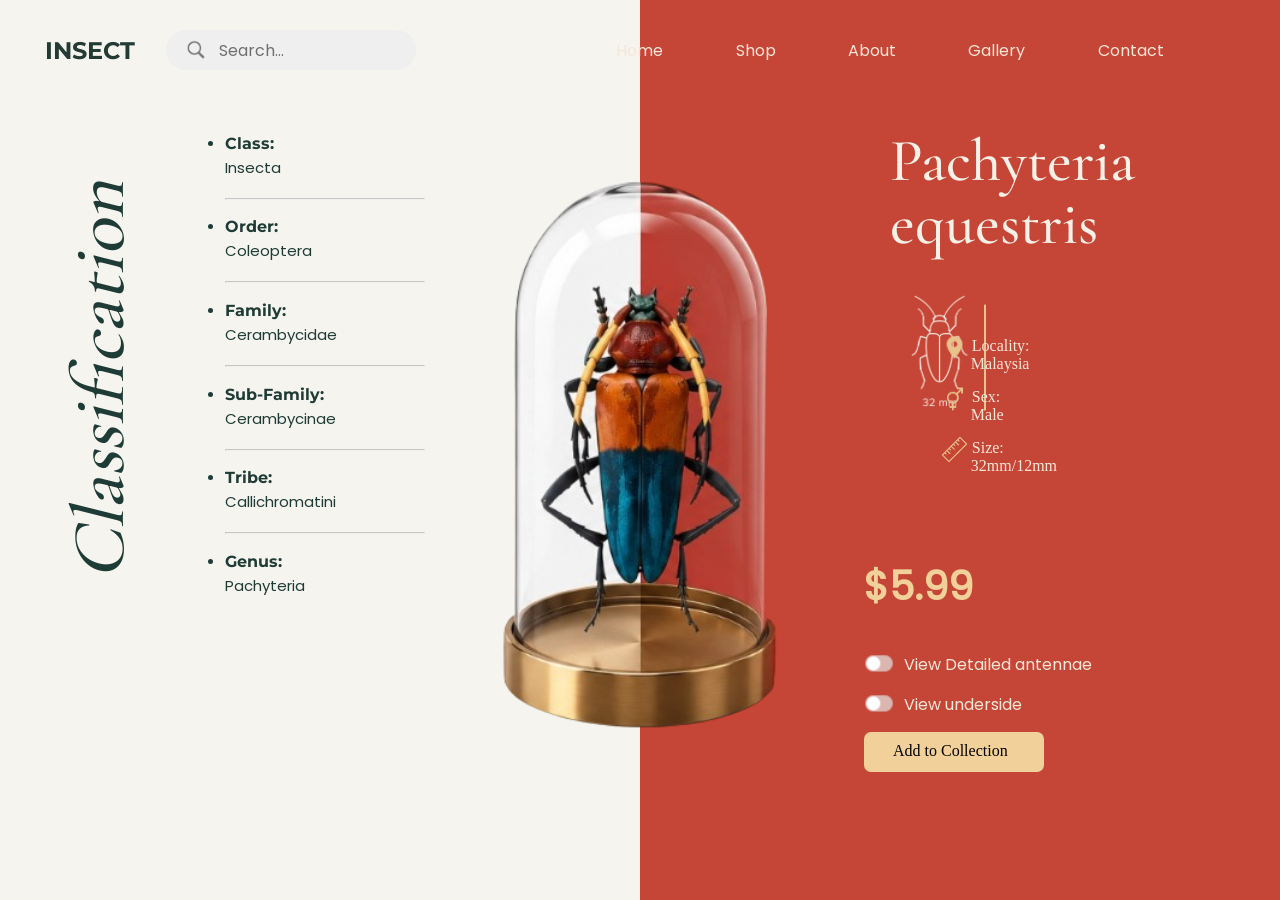
<file: Assignment2-Hard/index.html>
<!DOCTYPE html>
<html lang="en">
<head>
    <meta charset="UTF-8">
    <meta name="viewport" content="width=device-width, initial-scale=1.0">
    <title>Assignment2-Hard</title>
    <link rel="stylesheet" href="style.css">
</head>
<body>
    <main>
        <img id="img1" height="610" src="./center image.png" alt="center">
        <nav>
            <div id="nav1">
            <h1>INSECT</h1>
            <p><img id="img2" height="20" src="./icons8-search-50.png" alt="search logo">Search...</p>
            </div>
            <div id="nav2">
            <p>Home</p>
            <p>Shop</p>
            <p>About</p>
            <p>Gallery</p>
            <p>Contact</p>
            </div>
        </nav>
        <section>
            <div id="leftside">
            <h1><i>Classification</i></h1>
            <ul>
            <li>
              Class:
             <p>Insecta</p><br>
             <hr>
            </li>
            <li>
              Order:
              <p>Coleoptera</p><br>
              <hr>
            </li>
            <li>
            Family:
            <p>Cerambycidae</p><br>
            <hr>
           </li>
           <li>
            Sub-Family:
            <p>Cerambycinae</p><br>
            <hr>
           </li>
           <li>
            Tribe:
            <p>Callichromatini</p><br>
            <hr>
           </li>
            <li>
            Genus:
            <p>Pachyteria</p><br>
           </li>
           </ul>
            </div>
            <div id="rightside">
                <h1>Pachyteria<br>equestris</h1>
                <img id="img3" height="120" src="./coackroach.png" alt="coackroach">
                <img id="img4" height="115" src="./icons8-vertical-line-100.png" alt="line">
                <div id="icon">
                <div id="icon1">
                   <p>
                    <img height="27" src="./icons8-location-24.png" alt="location">
                    <span>Locality:</span><br>
                    <span class="value">Malaysia</span>
                    </p>
                </div>
                <div id="icon2">
                   <p>
                    <img height="27" src="./icons8-male-and-female-32.png" alt="location">
                    <span>Sex:</span><br>
                    <span class="value">Male</span>
                    </p>
                </div>
                <div id="icon3">
                   <p>
                    <img height="27" src="./icons8-ruler-100.png" alt="location">
                    <span>Size:</span><br>
                    <span class="value">32mm/12mm</span>
                    </p>
                </div>
                </div>
                <h2>$5.99</h2>
                <div id="button">
                <div id="button1">
                    <img height="30" src="./off-button.png" alt="button1">
                    <p>View Detailed antennae</p>
                </div>
                <div id="button2">
                    <img height="30" src="./off-button.png" alt="button1">
                    <p>View underside</p>
                </div>
                <div id="button3">
                    <p>Add to Collection</p>
                </div>
                </div>
            </div>
        </section>
    </main>
</body>
</html>
</file>
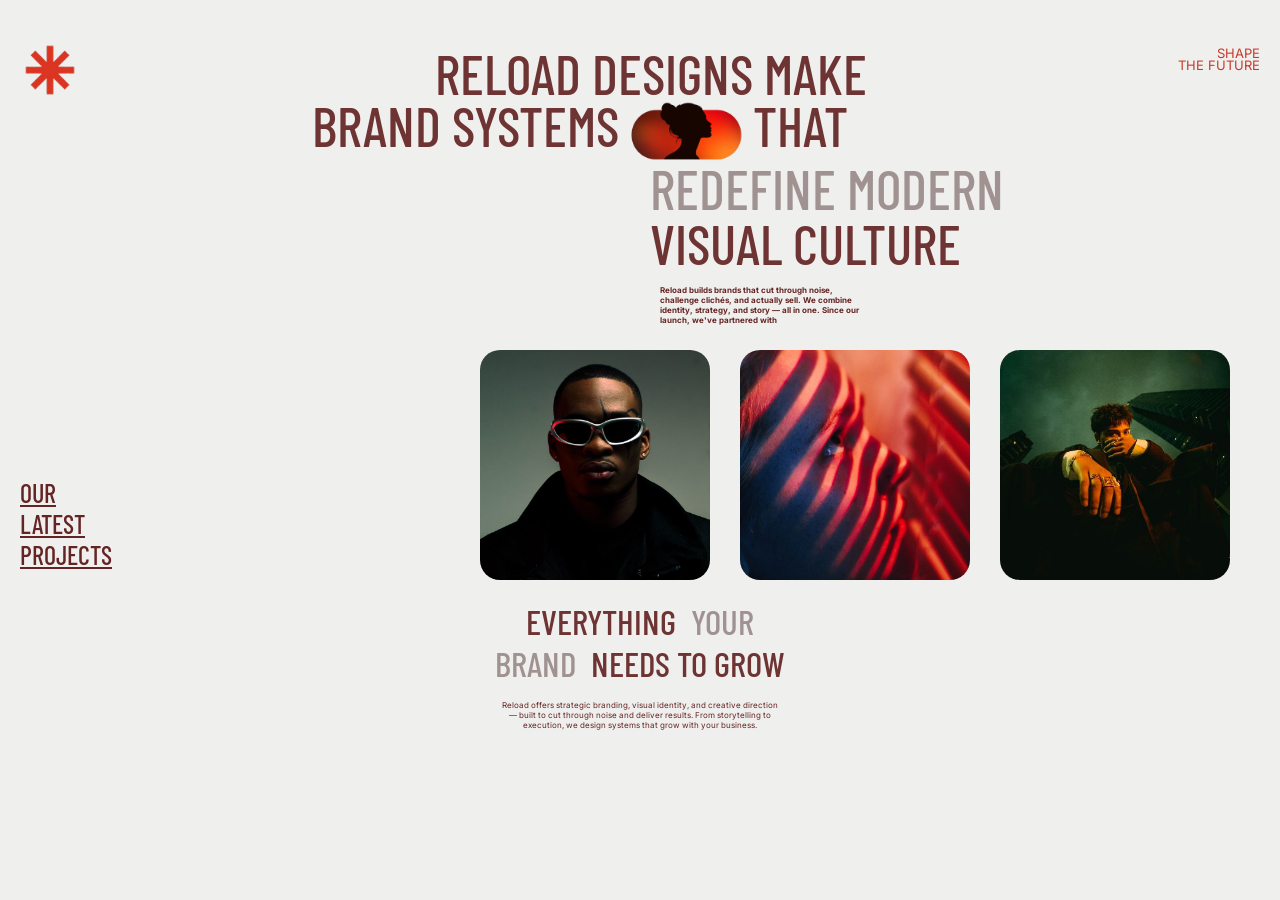
<file: Modern-agency-landing-page/index.html>
<!DOCTYPE html>
<html lang="en">
<head>
    <meta charset="UTF-8">
    <meta name="viewport" content="width=device-width, initial-scale=1.0">
    <title>Assignment2-easy</title>
    <link rel="stylesheet" href="./style.css">
</head>
<body>
    <main>
        <nav>
            <img id="img1" height="100" src="./Screenshot_2026-06-25_120335-removebg-preview.png" alt="logo">
            <h1 id="line1">RELOAD DESIGNS MAKE</h1>
            <div id="text1">
                <h1 class="line2">BRAND SYSTEMS</h1>
                <img id="img2" height="70" src="./Screenshot_2026-06-24_232844-removebg-preview.png" alt="image of girl">
                <h1 class="line2">THAT</h1>
            </div>
            <h1 id="line3">REDEFINE MODERN</h1>
            <h1 id="line4">VISUAL CULTURE</h1>
            <p id="p1">SHAPE</p>
            <p id="p2">THE FUTURE</p>
            <h6>Reload builds brands that cut through noise,<br>challenge clichés, and actually sell. We combine<br>identity, strategy, and story — all in one. Since our<br>launch, we've partnered with</h6>
        </nav>
        <section>
            <div id="cards">
            <div id="c1"></div>
            <div id="c2"></div>
            <div id="c3"></div>
            </div>
            <div id="texts">
                <p>OUR</p>
                <p>LATEST</p>
                <p>PROJECTS</p>
            </div>
        </section>
        <footer>
            <div id="f1">
                <h1 class="line5">EVERYTHING</h1>
                <h1 class="line6">YOUR</h1>
            </div>
            <div id="f2">
                <h1 class="line6">BRAND</h1>
                <h1 class="line5">NEEDS TO GROW</h1>
            </div>
            <p>
                Reload offers strategic branding, visual identity, and creative direction<br>— built to cut through noise and deliver results. From storytelling to<br>execution, we design systems that grow with your business.
            </p>
        </footer>

    </main>
</body>
</html>
</file>
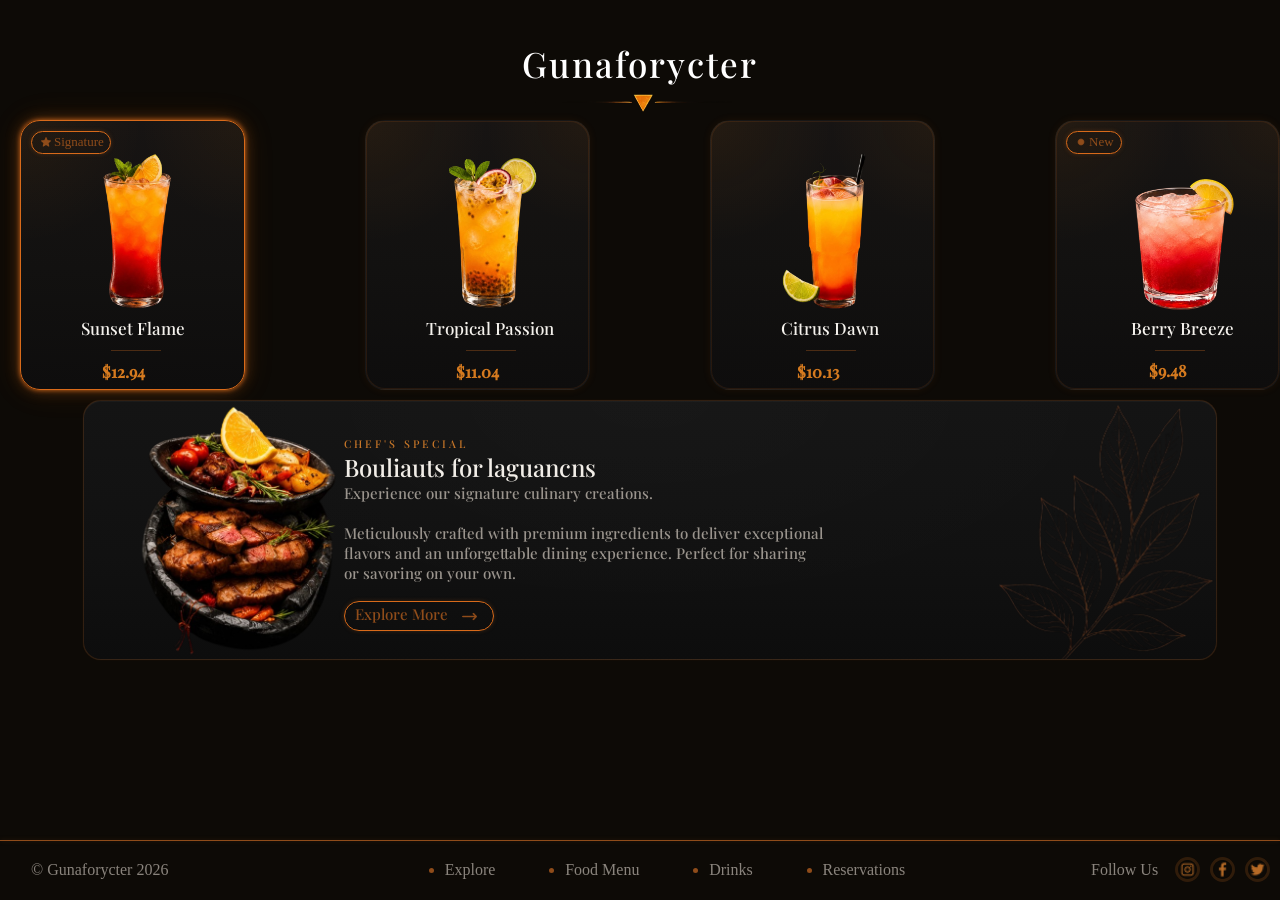
<file: restaurant-landing-page/index.html>
<!DOCTYPE html>
<html lang="en">
<head>
    <meta charset="UTF-8">
    <meta name="viewport" content="width=device-width, initial-scale=1.0">
    <title>Assignment 2-Medium</title>
    <link rel="stylesheet" href="style.css">
</head>
<body>
    <main>
        <nav>
            <h2>Gunaforycter</h2>
            <img height="60" src="./icon.png" alt="divider logo">
        </nav>
        <section>
            <div id="part1">
                    <div class="cards" id="c1">
                    <div id="button1">
                     <p><img height="12" src="./icons8-star-24.png" alt="star">Signature</p>
                     </div>
                     <img id="img1" height="160" src="./Sunset Flame.png" alt="sunset Flame">
                     <h3>Sunset Flame</h3>
                     <h4>$12.94</h4>
                     <img class="line" src="./icons8-horizontal-line-24.png" alt="line">
                    </div>
                    <div class="cards" id="c2">
                    <img id="img2" height="160" src="./tropical Passion.png" alt="Tropical Passion">
                    <h3>Tropical Passion</h3>
                     <h4>$11.04</h4>
                     <img class="line" src="./icons8-horizontal-line-24.png" alt="line">
                    </div>
                    <div class="cards" id="c3">
                    <img id="img3" height="160" src="./Citrus Dawn.png" alt="Citrus-Dawn">
                    <h3>Citrus Dawn</h3>
                     <h4>$10.13</h4>
                     <img class="line" src="./icons8-horizontal-line-24.png" alt="line">
                    </div>
                    <div class="cards" id="c4">
                    <div id="button2">
                     <p><img height="12" src="./icons8-dot-30.png" alt="dot">New</p>
                    </div>
                    <img id="img4" height="140" src="./Berry Breeze.png" alt="Berry Breeze">
                    <h3>Berry Breeze</h3>
                     <h4>$9.48</h4>
                     <img class="line" src="./icons8-horizontal-line-24.png" alt="line">
                    </div>
            </div>
            <div id="part2">
                <div id="box1">
                    <img height="265" id="img5" src="./chef's special.png" alt="food">
                    <img height="280" id="img6" src="./leaf.png" alt="leaf">
                    <div id="box-text">
                    <h6>CHEF'S SPECIAL</h6>
                    <h1>Bouliauts for laguancns</h1>
                    <p>Experience our signature culinary creations.
                    <br><br>
                    Meticulously crafted with premium ingredients to deliver exceptional<br>
                    flavors and an unforgettable dining experience. Perfect for sharing<br>
                    or savoring on your own.</p>
                    <br>
                    <div id="button3">
                        <p>Explore More <img height="15" src="./icons8-right-arrow-24.png" alt="right arroow"> </p>
                    </div>
                    </div>
                </div>
            </div>
        </section>
        <hr>
        <footer>
            <p>&copy Gunaforycter 2026</p>
            <div id="list-items">
            <ul>
                <li>Explore</li>
                <li>Food Menu</li>
                <li>Drinks</li>
                <li>Reservations</li>
            </ul>
            </div>
            <div id="icons">
                <p>Follow Us</p>
                <img class="icon" height="25" src="./instagram.png" alt="instagram">
                <img class="icon" height="25" src="./facebook-app-symbol.png" alt="facebook">
                <img class="icon" height="25" src="./twitter.png" alt="twitter">
            </div>
        </footer>
    </main>
</body>
</html>
</file>
<file: Assignment2-Hard/style.css>
*{
    margin:0;
    padding:0;
    box-sizing:border-box;
} 

html,body{
    height:100%;
    width:100%;
}

@font-face {
    font-family:cormorant ;
    src: url(./CormorantGaramond-Medium.ttf);
}

@font-face {
    font-family: monte;
    src: url("./Montserrat-Bold.ttf");
}

@font-face {
    font-family: poppi;
    src: url("./Poppins-Regular.ttf");
}

main{
    height:100%;
    width:100%;
    background:linear-gradient(to right,#F5F4EF 50%, #C54636 50% );
    position: relative;
}

main #img1{
    position: absolute;
    left:50%;
    top:50%;
    transform: translate(-50%,-50%);

}

nav{
    height:100px;
    width:100%;
    display: flex;
    justify-content: space-between;
    padding-left:45px;
}

#nav1{
    width:30%;
    display: flex;
    justify-content: space-between;
    align-items: center;
}

#nav2{
    width:700px;
    display: flex;
    justify-content: space-around;
    align-items: center;
    padding-right:80px;
}

#nav1 h1{
    font-family: monte;
    color:#243A34;
}

#nav1 p{
    height:40px;
    width:250px;
    background-color:  #EFEFEF;
    border-radius: 20px;
    display: flex;
    align-items: center;
    gap:13px;
    padding-left:20px;
    font-family: poppi;
    color:#6F6F6F;
}

#nav1 #img2{
    opacity:0.5;
}

#nav2 p{
    font-family: poppi;
    color:#F4E7D8;
}

section{
    height:calc(100% - 100px);
    width:100%;
    display: flex;
}

#leftside{
    height:100%;
    width:50%;
    position: relative;
}

#leftside h1{
     color:#1F3B35;
     font-family: cormorant;
     font-size: 75px;
     font-weight: 500;
     position: absolute;
     top:235px;
     left:-100px;
     transform: rotateZ(270deg);

}

ul{
    height:500px;
    width:500px;
    color:#1F3B35;
    font-family: monte;
    font-weight: 900;
    display: flex;
    flex-direction: column;
    justify-content: space-around;
    transform: translate(45%,5%);
}

#leftside p{
    font-family: poppi;
    font-size: 15px;
    font-weight: 2;
    padding-top: 3px;
    
}

hr{
    width:200px;
    opacity: 0.5;
}

#rightside{
    height:100%;
    width:50%;
    position: relative;
}

#rightside h1{
    color:#F7F0E7;
    font-family: cormorant;
    line-height: 1.05;
    font-size: 60px;
    position: absolute;
    top:30px;
    left:250px;
    font-weight: 1;
}

#img3{
    position: absolute;
    left:270px;
    top:190px;
    opacity: 3;
}

#img4{

 position: absolute;
    left:330px;
    top:200px;
    width:50px;
    margin-left:-10px;

}

#icon{
    display:flex;
    flex-direction: column;
    position: absolute;
    top:28%;
    left:47%;
    gap:20px;
    color:#F4E7D8;
}

.value{
    position: absolute;
    left:30px;
}

#icon img{
    position: relative;
    bottom:-10px;
}

#rightside h2{
    font-size: 40px;
    color:#F2D09A;
    position: absolute;
    top:57%;
    left:35%;
    font-family: poppi;
    font-weight:800;
}

#button1{
    display: flex;
    gap:10px;
    color:#F5E8D8;
    font-family: poppi;
}


#button2{
    display: flex;
    gap:10px;
    color:#F5E8D8;
    font-family: poppi;
}

#button{
   display:flex;
   flex-direction: column;
   gap:10px;
   position: absolute;
   top:69%;
   left:35%;
}

#button img{
    position: relative;
    bottom:3px;
}

#button3{
    height:40px;
    width:180px;
    background-color:#F2D09A;
    border-radius:7px;
    padding-top: 10px;
    padding-left: 29px;
}
</file>
<file: Modern-agency-landing-page/style.css>
*{
    margin:0;
    padding:0;
    box-sizing:border-box;
} 

html,body{
    height:100%;
    width:100%;
}

@font-face {
    font-family: barlo;
    src: url(./BarlowCondensed-Medium.ttf);
}

@font-face {
    font-family: Inter;
    src: url(./inter.regular.ttf);
}

main{
    height:100%;
    width:100%;
    background-color:#EFEFED;
}

nav{
    height:350px;
    width:100%;
    position:relative;
}

nav #img1{
    position:absolute;
    top:20px;
}

nav #p1{
    top:45px;
    right:20px;
    font-family: Inter;
    font-size:13px;
    position:absolute;
    color:#C8392B;
}

nav #p2{
    top:57px;
    right:20px;
    font-family: Inter;
    font-size:13px;
    position:absolute;
    color:#C8392B;
}

#text1{
    display:flex;
    justify-content:center;
    align-items:center;
    height: 250px;
    margin-left:-120px;
    position: relative;
}

#line1{
    font-family:barlo;
    font-weight:50;
    font-size:55px;
    position:absolute;
    top:40px;
    left:435px;
    color:#642424;
    opacity: 0.92;
}

.line2{
    font-family:barlo;
    font-weight:50;
    font-size:55px;
    color:#642424;
    opacity: 0.92;

}

#img2 {
    position: relative;
    top:8px;
}

#line3{
    font-family:barlo;
    font-weight:10;
    font-size:55px;
    position:absolute;
    top:155px;
    left:650px;
    color:#9B8B8B;
    opacity: 0.92;
}

#line4{
    font-family:barlo;
    font-weight:10;
    font-size:55px;
    position:absolute;
    top:210px;
    left:650px;
    color:#642424;
    opacity: 0.92;
}

section{
    height:230px;
    width:100%;
    position: relative;
}

section #cards{
    display: flex;
    justify-content: flex-end;
    gap:30px;
    padding-right:50px;
}

section #texts{
    display: flex;
    flex-direction: column;
    position:absolute;
    left:20px;
    bottom:10px;

}

#texts{
    text-decoration: underline;
    font-family: barlo;
    font-size:26px;
    color:#642424;
}

nav h6{
    white-space: nowrap;
    font-family: Inter;
    color:#642424;
    font-size: 8px;
    position:absolute;
    left:660px;
    bottom:25px;
    
}

#c1{
    height:230px;
    width:230px;
    background-color: #C8392B;
    border-radius:20px;
    background-image: url("./Luntu\ Studio\ Editorial.jpg");
    background-size: cover;
}

#c2{
    height:230px;
    width:230px;
    background-color: #C8392B;
    border-radius:20px;
    background-image: url("./Inst\ _\ yulsa_x.jpg");
    background-size: cover;
    background-position: center;
}

#c3{
    height:230px;
    width:230px;
    background-color: #C8392B;
    border-radius:20px;
    background-image: url("./NightCrawler.jpg");
    background-size: cover;
    background-position: bottom;
}

footer{
    height:calc(100% - (350px + 230px));
    width:100%;
    padding-top: 20px;
    display: flex;
    flex-direction: column;
    align-items: center;
    position: relative;
}


#f1, #f2 {
    display: flex;
    gap: 15px;
    align-items: center;
}

.line5{
    font-family:barlo;
    font-weight:30;
    font-size:35px;
    color:#642424;
    opacity: 0.92;

}

.line6{
    font-family:barlo;
    font-weight:30;
    font-size:35px;
    color:#9B8B8B;
    opacity: 0.92;

}

footer p{
    white-space: nowrap;
    font-family: Inter;
    color:#642424;
    font-size: 8px;
    position:absolute;
    text-align: center;
    top:120px;
}
</file>
<file: restaurant-landing-page/style.css>
*{
    margin:0;
    padding:0;
    box-sizing:border-box;
} 

html,body{
    height:100%;
    width:100%;
}

@font-face {
    font-family: Playfair;
    src: url(./PlayfairDisplay-Medium.ttf);
}

main{
    height:100%;
    width:100%;
    background-color:#0D0A06 ;
}

nav{
    width:100%;
    height:110px;
    text-align:center;
    padding-top: 40px;
}

nav h2{
    color:#FFFFFF;
    font-family: Playfair;
    letter-spacing:2px;
    font-size: 35px;
    font-weight: 10;
}

nav img{
    position: relative;
    bottom:15px;
}

section{
    height:calc(100% - 110px - 60px);
    width:100%;
    padding-top: 10px;
    padding-left: 20px;
}

footer{
    height:60px;
    width:100%;
    display: flex;
    justify-content: space-between;
    padding-top: 20px;
    padding-left: 20px;
}

#part1{
    display:flex;
    justify-content: center;
    gap:120px;
}

.cards{
    height:270px;
    width:250px;
    background:
        radial-gradient(circle at top left,
            rgba(255, 140, 0, 0.06) 0%,
            transparent 35%),

        radial-gradient(circle at top right,
            rgba(255, 140, 0, 0.05) 0%,
            transparent 30%),

        linear-gradient(
            180deg,
            #171413 0%,
            #121110 55%,
            #0e0d0d 100%
        );
    border: 1px solid rgba(255,255,255,.04);

    box-shadow:
        inset 0 0 0 1px rgba(216,106,26,.12),
        0 0 8px rgba(216,106,26,.08);
    border-radius: 20px;
    position: relative;

}

#c1{
    border: 1px solid #D86A1A;
    box-shadow:
        0 0 5px #D86A1A,
        0 0 15px rgba(216,106,26,.28),
        0 0 30px rgba(216,106,26,.15);
}

#img1,
#img2,
#img3,
#img4{
     position:absolute;
     left:70px;
     top:30px;
}

#c4 #img4{
    top:55px;
}

#c1 #img1{
    left:80px;
    top:30px;
}

#c2 #img2{
    left:80px;
    top:30px;
}


.cards h3{
    font-family:Playfair;
    color:#F5F2ED;
    font-size:17px;
    font-weight: 1;
    position: absolute;
    bottom:50px;
    left:60px;
}

#c3 h3{
    left:70px;
}

#c4 h3{
    left:75px;
}

#c1 .line{
    width: 50px;
    height: 9px;

    position: absolute;
    left: 90px;
    top: 225px;
}

#c2 .line{
    width: 50px;
    height: 9px;

    position: absolute;
    left: 100px;
    top: 225px;
}

#c3 .line{
    width: 50px;
    height: 9px;

    position: absolute;
    left: 95px;
    top: 225px;
}

#c4 .line{
    width: 50px;
    height: 9px;

    position: absolute;
    left: 99px;
    top: 225px;
}

#c1 h4{
    color: #D57A1F;
    font-family: Playfair;
    font-size:16px;
    font-weight: 10px;
    position: absolute;
    top: 240px;
    left: 46%;
    transform: translateX(-50%);
}

#c2 h4{
    color: #D57A1F;
    font-family: Playfair;
    font-size:16px;
    font-weight: 10px;
    position: absolute;
    top: 240px;
    left: 50%;
    transform: translateX(-50%);
}

#c3 h4{
    color: #D57A1F;
    font-family: Playfair;
    font-size:16px;
    font-weight: 10px;
    position: absolute;
    top: 240px;
    left: 48%;
    transform: translateX(-50%);
}

#c4 h4{
    color: #D57A1F;
    font-family: Playfair;
    font-size:16px;
    font-weight: 10px;
    position: absolute;
    top: 239px;
    left: 50%;
    transform: translateX(-50%);
}


#button1{
    height:23px;
    width:80px;
    border: 1px solid #D86A1A;
    box-shadow: 0 0 4px rgba(143,76,26,.35);
    border-radius: 50px;
    padding-left: 10px;
    padding-top: 2px;
    position:absolute;
    top:10px;
    left:10px;

}

#button1 p{
    color:#8F4C1A;
    font-size: 13px;
}

#button1 img{
    position: relative;
    top:2px;
    left:-2px;
}

#button2{
    height:23px;
    width:56px;
    border: 1px solid #D86A1A;
    box-shadow: 0 0 4px rgba(143,76,26,.35);
    border-radius: 50px;
    padding-left: 10px;
    padding-top: 2px;
    position:absolute;
    top:10px;
    left:10px;

}

#button2 p{
    color:#8F4C1A;
    font-size: 13px;
}

#button2 img{
    position: relative;
    top:2px;
    left:-2px;
}

#part2{
    display:flex;
    justify-content: center;
    padding-top: 10px;
}

#box1{
    height:260px;
    width:90%;
     background:
        radial-gradient(
            ellipse at top center,
            rgba(255,255,255,.015),
            transparent 60%
        ),
        linear-gradient(
            180deg,
            #141414 0%,
            #111111 60%,
            #0D0D0D 100%
        );

    border: 1px solid rgba(210,112,35,.18);
    border-radius: 18px;

    box-shadow:
        inset 0 1px 0 rgba(255,255,255,.03),
        0 0 1px rgba(210,112,35,.25);
    position: relative;
    overflow: hidden;
}



hr {
    border: none;
    height: 1px;
    background-color: #8F4C1A;
    box-shadow: 0 0 4px rgba(143,76,26,.35);
}

#box1 #img5{
    position: absolute;
    left:40px;
}

#box1 #img6{
    position: absolute;
    right:0px;
    opacity:0.4;
}

#box1 h6{
    color:#C77628;
    font-family: Playfair;
    font-weight: 1;
    letter-spacing: 3px;
}

#box1 h1{
    color:#F2EEE8;
    font-family: Playfair;
    font-weight: 1;
}

#box1 p{
    color:#9A948D;
    font-family: Playfair;
    font-size: 15px;
}

#box-text{
    position: absolute;
    left:23%;
    top:35px;
}

#button3{
    height:30px;
    width:150px;
    border: 1px solid #D86A1A;
    box-shadow: 0 0 4px rgba(143,76,26,.35);
    border-radius: 50px;
    padding-left: 10px;
    padding-top: 2px;

}

#button3 img{
    position: relative;
    bottom:-4px;
    left:10px;
}

#button3 p{
    color:#8F4C1A;
    font-family: Playfair;
    font-size: 15px;
}

footer p{
    width: 200px;
    color:#8A847D;
    padding-left: 11px;
}

#list-items{
    width: 650px;
    padding-left: 50px;
}

ul{
    display:flex;
    justify-content: space-evenly;
    color:#8A847D;
}

#icons{
    width:200px;
    display: flex;
    /* justify-content: space-between; */
    padding-right: 10px;
    gap:10px;
}

.icon{
    border:3px solid rgba(210,112,35,.18);
    border-radius: 50%;
    position: relative;
    bottom:4px;
}

ul li::marker{
    color:#8F4C1A;
}
</file>
